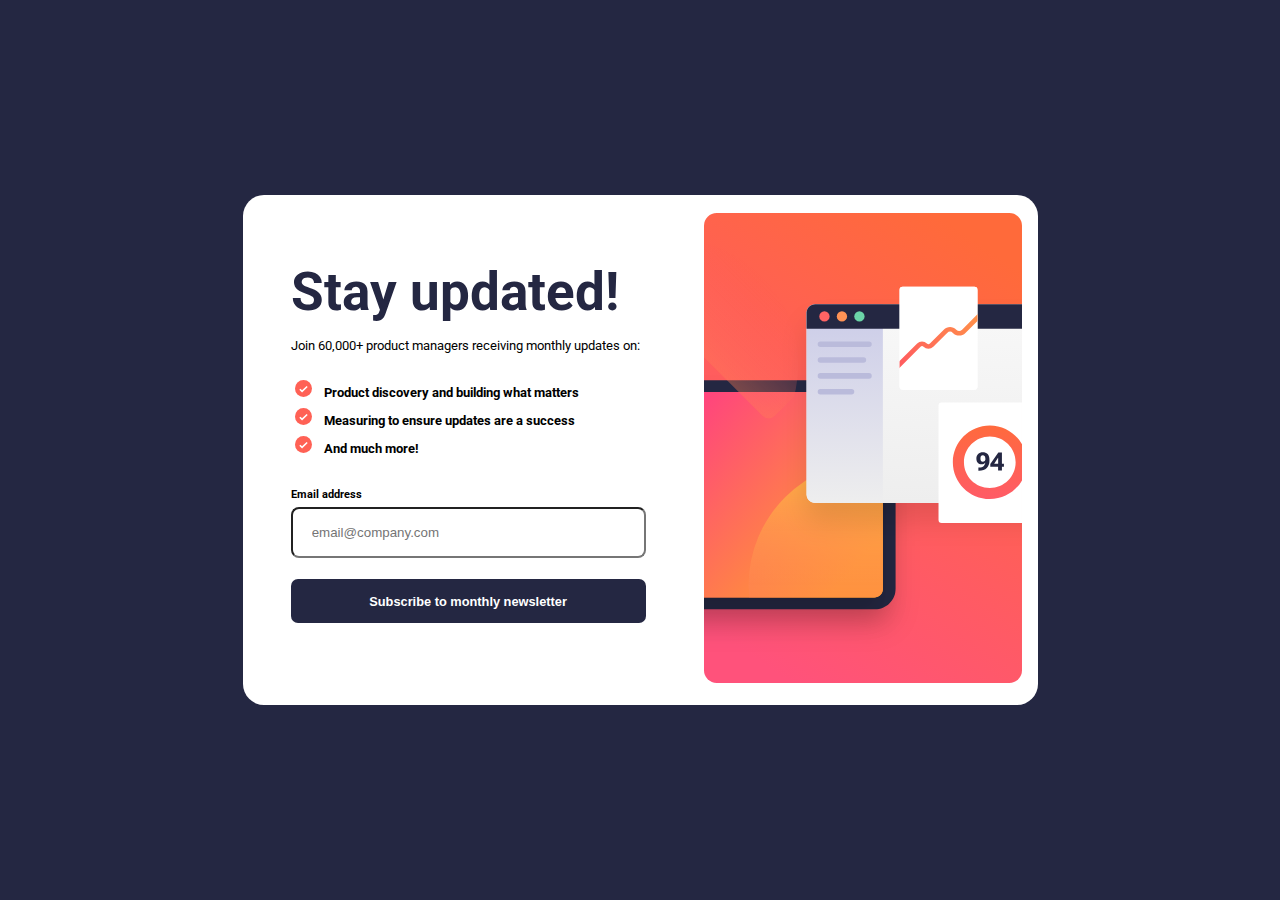
<file: index.html>
<!DOCTYPE html>
<html lang="en">
  <head>
    <meta charset="UTF-8" />
    <meta name="viewport" content="width=device-width, initial-scale=1.0" />
    <!-- displays site properly based on user's device -->
    <link
      rel="icon"
      type="image/png"
      sizes="32x32"
      href="./assets/images/favicon-32x32.png"
    />
    <link rel="preconnect" href="https://fonts.googleapis.com" />
    <link rel="preconnect" href="https://fonts.gstatic.com" crossorigin />
    <link
      href="https://fonts.googleapis.com/css2?family=Roboto:wght@400;700&display=swap"
      rel="stylesheet"
    />
    <link rel="stylesheet" href="shared.css" />
    <title>
      Frontend Mentor | Newsletter sign-up form with success message
    </title>
  </head>
  <body>
    <div id="desktop-container">
      <header>
        <picture>
          <source
            media="(min-width:28rem)"
            srcset="assets/images/illustration-sign-up-desktop.svg"
          />
          <img
            src="assets/images/illustration-sign-up-mobile.svg"
            alt="illustration-image"
            width="100%" />
        </picture>
      </header>
      <main>
        <h1>Stay updated!</h1>
        <p id="index-p">
          Join 60,000+ product managers receiving monthly updates on:
        </p>
        <ul>
          <li>Product discovery and building what matters</li>
          <li>Measuring to ensure updates are a success</li>
          <li>And much more!</li>
        </ul>
        <form action="/index.html" method="get">
          <label
            for="email-submition"
            style="display: block; margin: 3rem 0 0.7rem 0"
            >Email address</label
          >
          <input
            type="email"
            required
            minlength="13"
            placeholder="email@company.com"
            id="email-addrss"
            style="
              padding: 1.2rem;
              width: 100%;
              height: 3.2rem;
              border-radius: 8px;
            "
          />
          <button type="submit" class="submit-btn">
            Subscribe to monthly newsletter
          </button>
        </form>
      </main>
    </div>
    <div id="thanks-container">
      <img 
        src="assets/images/icon-success.svg" 
        alt="" 
        id="sucess-icon" />
      <h2>Thanks for subscribing!</h2>
      <p id="thanks-p">
        A confirmation email has been sent to
        <span id="subscriberEmail" style="font-weight: bold"></span> Please open
        it and click the button inside to confirm your subscription.
      </p>
      <button type="submit" class="submit-btn" id="dismiss-btn">
        Dismiss message
      </button>
    </div>
    <script>
      // before commit
      // function submitform(event) {
      //   event.preventDefault();
      //   var emailValue = document.getElementById("email-addrss").value;
      //   // sessionStorage.setItem('emailValue', emailValue)
      //   window.location.href =
      //     "thanks-page.html?email=" + encodeURIComponent(emailValue);
      // }

      // 1st method for email.retrieving
      // var emailVal = sessionStorage.getItem('emailValue')
      // document.getElementById('subscriberEmail').innerText = emailVal
      //2nd method
      // var urlparams = new URLSearchParams(window.location.search);
      // var subscriberEmail = urlparams.get("email");
      // document.getElementById("subscriberEmail").innerText = subscriberEmail;
      const form = document.querySelector("form");
      const container = document.getElementById("desktop-container");
      const subcontainer = document.getElementById("thanks-container");
      subcontainer.classList.add("hidden")
      form.addEventListener("submit", (e) => {
        e.preventDefault();
        var emailValue = document.getElementById("email-addrss").value
        document.getElementById("subscriberEmail").innerText = emailValue
        showcard();
        function showcard() {
          container.classList.add("hidden");
          subcontainer.classList.remove("hidden");
        }
        subcontainer.addEventListener("click", (e) => {
          e.preventDefault();
          showprimary();
          function showprimary() {
            container.classList.remove("hidden");
            subcontainer.classList.add("hidden");
          }
        });
      });
    </script>
  </body>
</html>
</file>
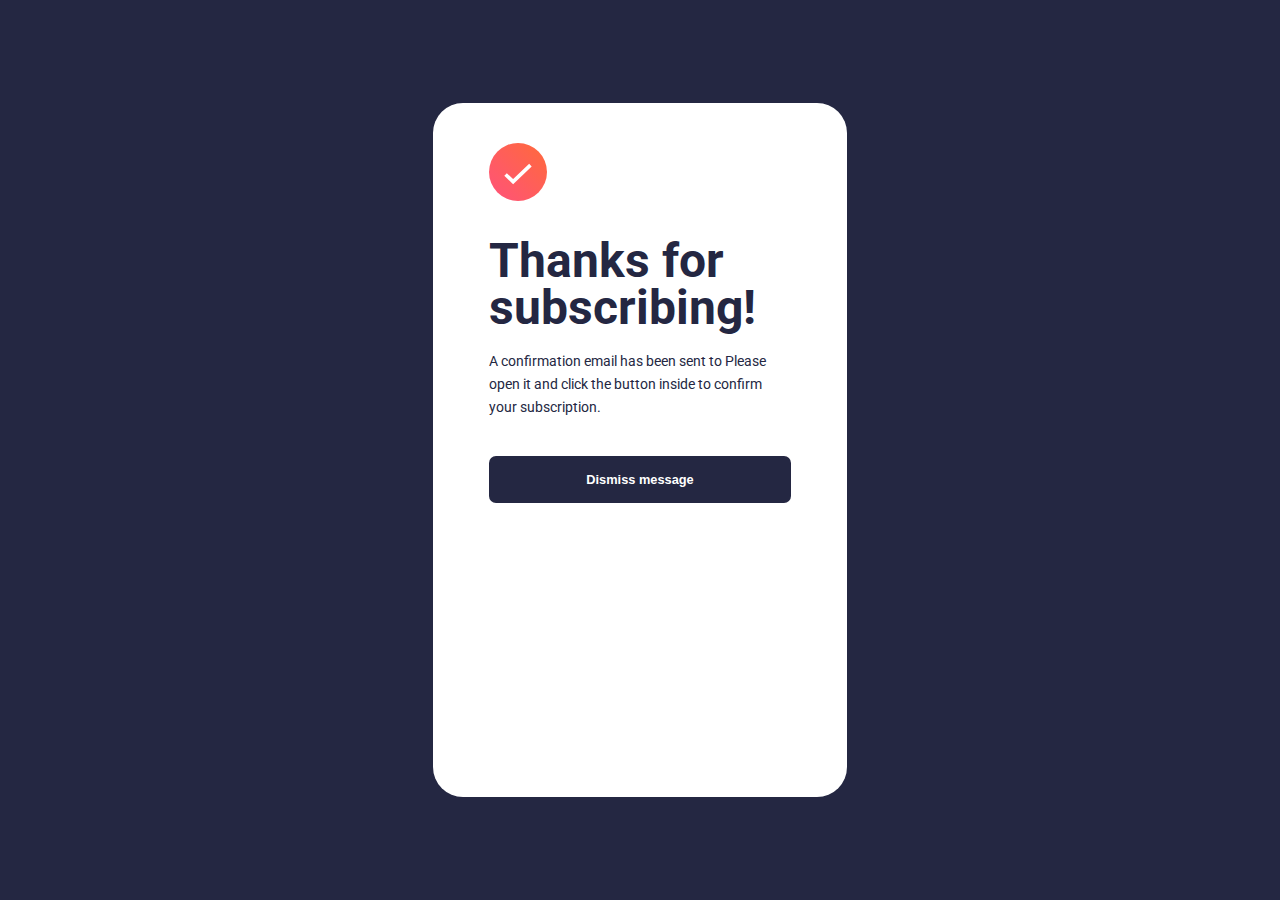
<file: thanks-page.html>
<!DOCTYPE html>
<html lang="en">
  <head>
    <meta charset="UTF-8" />
    <meta name="viewport" content="width=device-width, initial-scale=1.0" />
    <link
      href="https://fonts.googleapis.com/css2?family=Roboto:wght@400;700&display=swap"
      rel="stylesheet"
    />
    <link rel="stylesheet" href="shared.css" />
    <link rel="stylesheet" href="thankyouStyle.css" />
    <title>Document</title>
  </head>
  <body>
    <div id="thanks-desktop-container">
      <img src="assets/images/icon-success.svg" alt="" id="sucess-icon" />
      <h2>Thanks for subscribing!</h2>
      <p>
        A confirmation email has been sent to
        <span id="subscriberEmail" style="font-weight: bold"></span> Please open
        it and click the button inside to confirm your subscription.
      </p>
      <button type="submit" class="submit-btn" id="dismiss-btn">Dismiss message</button>
    </div>

    <script>
      // 1st method for email.retrieving
      // var emailVal = sessionStorage.getItem('emailValue')
      // document.getElementById('subscriberEmail').innerText = emailVal
      //2nd method
      var urlparams = new URLSearchParams(window.location.search);
      var subscriberEmail = urlparams.get("email");
      document.getElementById("subscriberEmail").innerText = subscriberEmail;
    </script>
  </body>
</html>
</file>
<file: shared.css>
* {
    padding: 0;
    margin: 0;
    list-style: none;
    box-sizing: border-box;
}

body {
    font-family: 'Roboto', sans-serif;
    height: 100vh;
    /* margin: 36% 2rem; */
}

main {
    margin: 2rem;
}

p , h1 {
    margin-bottom: 1.5rem;
}

h1 {
    font-size: 2.8rem;
}

#index-p {
    font-size: 1.2rem;
}

li {
    margin: 0 0 1.3rem 1.8rem;
    padding-left: 0.3rem;
    list-style-image: url(assets/images/icon-list.svg);
    font-size: 1.1rem;
}

::marker {
    margin-top: 0.5rem;
}

.submit-btn {
    text-decoration: none;
    margin-top: 1.7rem;
    padding: 1.2rem;
    background-color: hsl(234, 29%, 20%);
    border-radius: 11px;
    width: 100%;
    text-align: center;
    font-size: 1.1rem;
    color: white;
    border: none;
    display: inline-block;
}

#sucess-icon {
    margin-bottom: 2.4rem;
}

#thanks-p {
    line-height: 30px;
    font-size: 1.2rem;
}

/* .submit-btn {
    margin-top: 75%;
} */

.hidden {
    visibility: hidden;
}

#desktop-container {
    position: absolute;
}

#thanks-container {
    position: absolute;
    margin: 50% 2rem;
}

h2 {
    font-size: 3rem;
    line-height: 47px;
    margin-bottom: 2rem;
}

#dismiss-btn {
    margin-top: 70%;
}

@media screen and (min-width:28rem) {
    body {
        height: 100vh;
        /* margin: 2rem 1rem 2rem 1rem; */
        background-color: hsl(234, 29%, 20%);
        display: flex;
        justify-content: center;
        align-items: center;
        padding: 4rem;
        margin: 0;
    }
    main {
        margin: 0;
        padding: 0 2rem;
        /* width: clamp(20%, 50%, 60%); */
    }
    #desktop-container {
        display: flex;
        flex-direction: row-reverse;
        justify-content: center;
        align-items: center;
        background-color: white;
        /* width: 60%; */
        width: clamp(60%, 100vw, 795px);
        height: 510px;
        /* height: clamp( 400px, 100vw, 510px); */
        border-radius: 21px;
        padding: 1rem;
        position: relative;
    }
    img {
        width: 19.82rem;
        height: 29.5rem;
        /* margin: 1rem; */
        object-fit: contain;
    }
    h1 {
        font-size: clamp(2rem, 5vw, 3.3rem);
        margin-bottom: 0.8rem;
        margin-top: 2rem;
        color: hsl(234, 29%, 20%);
    }
    #index-p {
        font-size: 0.8rem;
        line-height: 20px;
    }
    li {
        margin-bottom: 0.5rem;
        font-size: 0.8rem;
        font-weight: bold;
    }
    
    label {
        font-size: 0.7rem;
        font-weight: bold;
        border-radius: 7px;
        margin: 2rem 0 0.4rem 0 !important;
    }

    input {
        width: 93% !important;
    }
    .submit-btn {
        padding: 0.9rem 0;
        margin-top: 1.3rem;
        margin-bottom: 3rem;
        font-size: 0.8rem;
        font-weight: bold;
        border-radius: 7px;
        width: 93%;
    }

    #sucess-icon {
        width: auto;
        height: auto;
        margin-bottom: 2rem;
    }
    #thanks-container {
        /* width: 33%; */
        width: clamp(440px, 33vw, 100vw);
        /* height: 90%; */
        padding: 3rem 3.5rem;
        border-radius: 30px;
        background-color: white;
    }
    h2 {
        margin-bottom: 1.2rem;
        color: hsl(234, 29%, 20%);
        font-size: 3rem;
        line-height: 47px;
    }
    #dismiss-btn {
        margin-top: 0.8rem;
        margin-bottom: 0rem;
        width: 100%;
        padding: 1rem 0;
    }
    #thanks-p {
        line-height: 23px;
        font-size: 0.9rem;
        color: hsl(234, 29%, 20%);
    }
}
</file>
<file: thankyouStyle.css>
body {
    height: 100vh;
    margin: 36% 2rem;
    /* display: grid; */
}
img {
    margin-bottom: 2.4rem;
}

h2 {
    font-size: 3rem;
    line-height: 47px;
    margin-bottom: 2rem;
}

p {
    line-height: 32px;
}

.submit-btn {
    margin-top: 75%;
}

@media screen and (min-width: 915px) {
    body {
        margin: 0;
    }
    #sucess-icon {
        width: auto;
        height: auto;
        margin-bottom: 2rem;
    }
    #thanks-desktop-container {
        width: 36%;
        height: 90%;
        padding: 2.5rem 3.5rem;
        border-radius: 30px;
        background-color: white;
    }
    h2 {
        margin-bottom: 1.2rem;
        color: hsl(234, 29%, 20%);
    }
    #dismiss-btn {
        margin-top: 0.8rem;
        margin-bottom: 0rem;
        width: 100%;
        padding: 1rem 0;
    }
    p {
        line-height: 23px;
        font-size: 0.9rem;
        color: hsl(234, 29%, 20%);
    }
}
</file>
